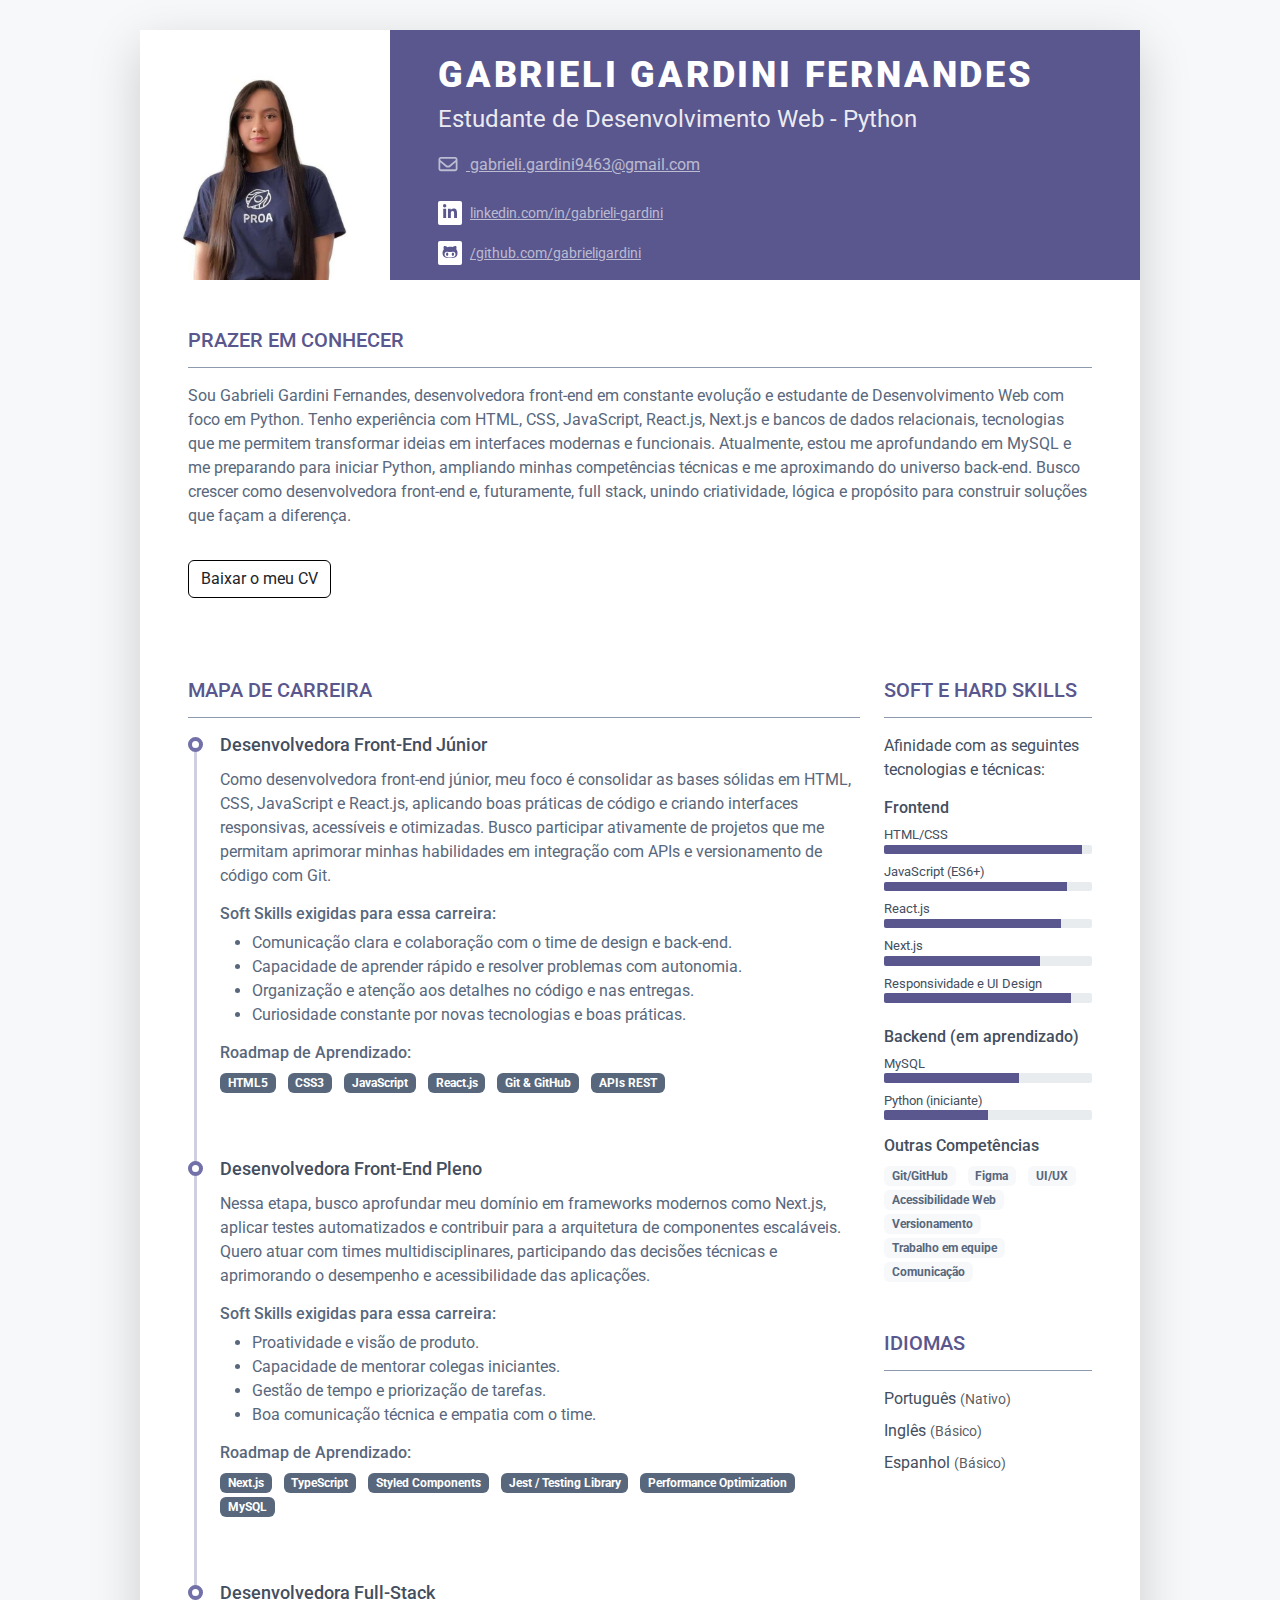
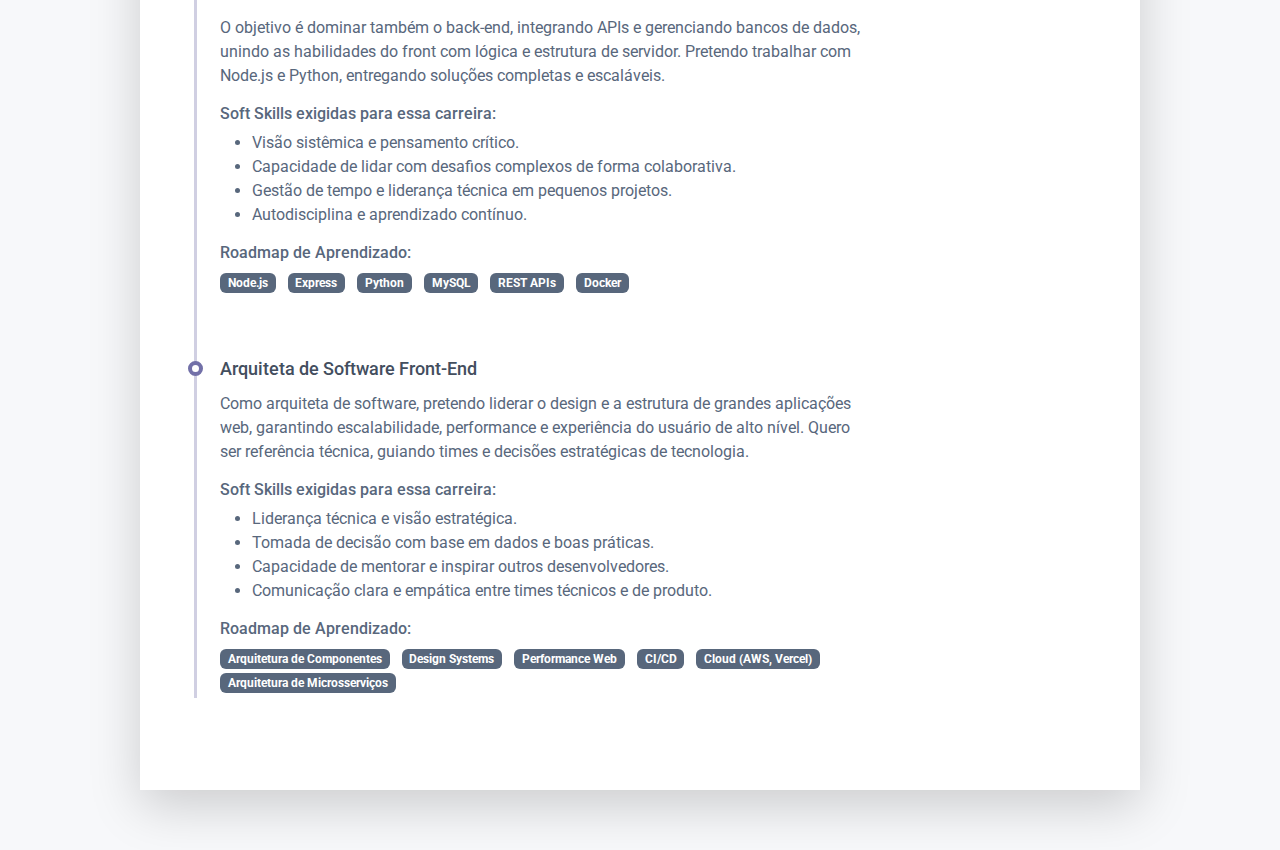
<file: index.html>
<!DOCTYPE html>
<html lang="pt-Br">
<head>
	<title>Gabrieli Gardini Fernandes: Mapa de Carreira</title>


	<meta charset="utf-8">
	<meta http-equiv="X-UA-Compatible" content="IE=edge">
	<meta name="viewport" content="width=device-width, initial-scale=1.0">
	<meta name="description" content="">
	<meta name="author" content="">
	<link rel="shortcut icon" href="assets/images/icons8-currículo.png" type="image/x-icon">


	<link href="https://fonts.googleapis.com/css?family=Roboto:300,400,500,700,900" rel="stylesheet">


	<script defer src="assets/fontawesome/js/all.min.js"></script>


	<link id="theme-style" rel="stylesheet" href="assets/css/bootstrap-5.css">

</head>

<body>

	<article class="resume-wrapper text-center position-relative">
		<div class="resume-wrapper-inner mx-auto text-start bg-white shadow-lg">
			<header class="resume-header pt-4 pt-md-0">
				<div class="row">
					<div class="col-block col-md-auto resume-picture-holder text-center text-md-start">
						<img class="picture" src="assets/images/foto-curriculo.jpg"
							alt="Foto de Gabrieli Gardini Fernandes">
					</div>
					<div class="col">
						<div class="row p-4 justify-content-center justify-content-md-between">
							<div class="primary-info col-auto">
								<h1 class="name mt-0 mb-1 text-white text-uppercase text-uppercase">Gabrieli Gardini
									Fernandes</h1>
								<div class="title mb-3">Estudante de Desenvolvimento Web - Python</div>
								<ul class="list-unstyled">
									<li class="mb-2">
										<a class="text-link"
											href="https://mail.google.com/mail/?view=cm&fs=1&to=gabrieli.gardini9463@gmail.com">
											<i class="far fa-envelope fa-fw me-2" data-fa-transform="grow-3"></i>
											gabrieli.gardini9463@gmail.com
										</a>
									</li>
								</ul>
							</div>
							<div class="secondary-info col-auto mt-2">
								<ul class="resume-social list-unstyled">
									<li class="mb-3"><a class="text-link"
											href="https://www.linkedin.com/in/gabrieli-gardini">
											<span class="fa-container text-center me-2">
												<i
													class="fab fa-linkedin-in fa-fw"></i></span>linkedin.com/in/gabrieli-gardini</a>
									</li>
									<li class="mb-3">
										<a class="text-link" href="https://github.com/gabrieligardini">
											<span class="fa-container text-center me-2">
												<i
													class="fab fa-github-alt fa-fw"></i></span>/github.com/gabrieligardini
										</a>
									</li>

								</ul>
							</div>
						</div>

					</div>
				</div>
			</header>
			<div class="resume-body p-5">
				<section class="resume-section summary-section mb-5">
					<h2 class="resume-section-title text-uppercase font-weight-bold pb-3 mb-3">Prazer em Conhecer</h2>
					<div class="resume-section-content">
						<p class="mb-0"> Sou Gabrieli Gardini Fernandes, desenvolvedora front-end em constante evolução
							e estudante de Desenvolvimento Web com foco em Python. Tenho experiência com HTML, CSS,
							JavaScript, React.js, Next.js e bancos de dados relacionais, tecnologias que me permitem
							transformar ideias em interfaces modernas e funcionais.
							Atualmente, estou me aprofundando em MySQL e me preparando para iniciar Python, ampliando
							minhas competências técnicas e me aproximando do universo back-end.
							Busco crescer como desenvolvedora front-end e, futuramente, full stack, unindo criatividade,
							lógica e propósito para construir soluções que façam a diferença.</p>

						<a class="btn" href="assets/curriculo/curriculo-gabrieli-gardini.pdf">Baixar o meu CV</a>
					</div>
				</section>
				<div class="row">
					<div class="col-lg-9">
						<section class="resume-section experience-section mb-5">
							<h2 class="resume-section-title text-uppercase font-weight-bold pb-3 mb-3">Mapa de Carreira
							</h2>
							<div class="resume-section-content">
								<div class="resume-timeline position-relative">
									<article class="resume-timeline-item position-relative pb-5">

										<div class="resume-timeline-item-header mb-2">
											<div class="d-flex flex-column flex-md-row">
												<h3 class="resume-position-title font-weight-bold mb-1">Desenvolvedora
													Front-End Júnior
												</h3>
											</div>
										</div>
										<div class="resume-timeline-item-desc">
											<p>Como desenvolvedora front-end júnior, meu foco é consolidar as bases
												sólidas em HTML, CSS, JavaScript e React.js, aplicando boas práticas de
												código e criando interfaces responsivas, acessíveis e otimizadas. Busco
												participar ativamente de projetos que me permitam aprimorar minhas
												habilidades em integração com APIs e versionamento de código com Git.
											</p>
											</p>
											<h4 class="resume-timeline-item-desc-heading font-weight-bold">
												Soft Skills exigidas para essa carreira:
											</h4>
											<ul>
												<li>Comunicação clara e colaboração com o time de design e back-end.
												</li>
												<li>Capacidade de aprender rápido e resolver problemas com autonomia.
												</li>
												<li>Organização e atenção aos detalhes no código e nas entregas.</li>
												<li>Curiosidade constante por novas tecnologias e boas práticas.</li>
											</ul>
											<h4 class="resume-timeline-item-desc-heading font-weight-bold">
												Roadmap de Aprendizado:</h4>
											</h4>
											<ul class="list-inline">
												<li class="list-inline-item"><span
														class="badge bg-secondary badge-pill">HTML5</span></li>
												<li class="list-inline-item"><span
														class="badge bg-secondary badge-pill">CSS3</span></li>
												<li class="list-inline-item"><span
														class="badge bg-secondary badge-pill">JavaScript</span></li>
												<li class="list-inline-item"><span
														class="badge bg-secondary badge-pill">React.js</span></li>
												<li class="list-inline-item"><span
														class="badge bg-secondary badge-pill">Git & GitHub</span></li>
												<li class="list-inline-item"><span
														class="badge bg-secondary badge-pill">APIs REST</span></li>
										</div>

									</article>

									<article class="resume-timeline-item position-relative pb-5">

										<div class="resume-timeline-item-header mb-2">
											<div class="d-flex flex-column flex-md-row">
												<h3 class="resume-position-title font-weight-bold mb-1">Desenvolvedora
													Front-End Pleno</h3>
											</div>
										</div>
										<div class="resume-timeline-item-desc">
											<p>Nessa etapa, busco aprofundar meu domínio em frameworks modernos como
												Next.js, aplicar testes automatizados e contribuir para a arquitetura de
												componentes escaláveis. Quero atuar com times multidisciplinares,
												participando das decisões técnicas e aprimorando o desempenho e
												acessibilidade das aplicações.</p>
											<h4 class="resume-timeline-item-desc-heading font-weight-bold">
												Soft Skills exigidas para essa carreira:
											</h4>
											<ul>
												<li>Proatividade e visão de produto.</li>
												<li>Capacidade de mentorar colegas iniciantes.</li>
												<li>Gestão de tempo e priorização de tarefas.</li>
												<li>Boa comunicação técnica e empatia com o time.</li>
											</ul>
											<h4 class="resume-timeline-item-desc-heading font-weight-bold">
												Roadmap de Aprendizado:</h4>
											<ul class="list-inline">
												<li class="list-inline-item"><span
														class="badge bg-secondary badge-pill">Next.js</span></li>
												<li class="list-inline-item"><span
														class="badge bg-secondary badge-pill">TypeScript</span></li>
												<li class="list-inline-item"><span
														class="badge bg-secondary badge-pill">Styled Components</span>
												</li>
												<li class="list-inline-item"><span
														class="badge bg-secondary badge-pill">Jest / Testing
														Library</span></li>
												<li class="list-inline-item"><span
														class="badge bg-secondary badge-pill">Performance
														Optimization</span></li>
												<li class="list-inline-item"><span
														class="badge bg-secondary badge-pill">MySQL</span></li>
											</ul>
										</div>

									</article>

									<article class="resume-timeline-item position-relative pb-5">

										<div class="resume-timeline-item-header mb-2">
											<div class="d-flex flex-column flex-md-row">
												<h3 class="resume-position-title font-weight-bold mb-1">Desenvolvedora
													Full-Stack
												</h3>

											</div>
										</div>
										<div class="resume-timeline-item-desc">
											<p>O objetivo é dominar também o back-end, integrando APIs e gerenciando
												bancos de dados, unindo as habilidades do front com lógica e estrutura
												de servidor. Pretendo trabalhar com Node.js e Python, entregando
												soluções completas e escaláveis.</p>
											<h4 class="resume-timeline-item-desc-heading font-weight-bold">
												Soft Skills exigidas para essa carreira:
											</h4>
											<ul>
												<li>Visão sistêmica e pensamento crítico.</li>
												<li>Capacidade de lidar com desafios complexos de forma colaborativa.
												</li>
												<li>Gestão de tempo e liderança técnica em pequenos projetos.</li>
												<li>Autodisciplina e aprendizado contínuo.</li>
											</ul>
											<h4 class="resume-timeline-item-desc-heading font-weight-bold">
												Roadmap de Aprendizado:</h4>
											<ul class="list-inline">
												<li class="list-inline-item"><span
														class="badge bg-secondary badge-pill">Node.js</span></li>
												<li class="list-inline-item"><span
														class="badge bg-secondary badge-pill">Express</span></li>
												<li class="list-inline-item"><span
														class="badge bg-secondary badge-pill">Python</span></li>
												<li class="list-inline-item"><span
														class="badge bg-secondary badge-pill">MySQL</span></li>
												<li class="list-inline-item"><span
														class="badge bg-secondary badge-pill">REST APIs</span></li>
												<li class="list-inline-item"><span
														class="badge bg-secondary badge-pill">Docker</span></li>
											</ul>
										</div>

									</article>

									<article class="resume-timeline-item position-relative">

										<div class="resume-timeline-item-header mb-2">
											<div class="d-flex flex-column flex-md-row">
												<h3 class="resume-position-title font-weight-bold mb-1">
													Arquiteta de Software Front-End
												</h3>
											</div>
										</div>
										<div class="resume-timeline-item-desc">
											<p>Como arquiteta de software, pretendo liderar o design e a estrutura de
												grandes aplicações web, garantindo escalabilidade, performance e
												experiência do usuário de alto nível. Quero ser referência técnica,
												guiando times e decisões estratégicas de tecnologia.</p>
											<h4 class="resume-timeline-item-desc-heading font-weight-bold">
												Soft Skills exigidas para essa carreira:
											</h4>
											<ul>
												<li>Liderança técnica e visão estratégica.</li>
												<li>Tomada de decisão com base em dados e boas práticas.</li>
												<li>Capacidade de mentorar e inspirar outros desenvolvedores.</li>
												<li>Comunicação clara e empática entre times técnicos e de produto.</li>
											</ul>
											<h4 class="resume-timeline-item-desc-heading font-weight-bold">
												Roadmap de Aprendizado:</h4>
											<ul class="list-inline">
												<li class="list-inline-item"><span
														class="badge bg-secondary badge-pill">Arquitetura de
														Componentes</span></li>
												<li class="list-inline-item"><span
														class="badge bg-secondary badge-pill">Design Systems</span></li>
												<li class="list-inline-item"><span
														class="badge bg-secondary badge-pill">Performance Web</span>
												</li>
												<li class="list-inline-item"><span
														class="badge bg-secondary badge-pill">CI/CD</span></li>
												<li class="list-inline-item"><span
														class="badge bg-secondary badge-pill">Cloud (AWS, Vercel)</span>
												</li>
												<li class="list-inline-item"><span
														class="badge bg-secondary badge-pill">Arquitetura de
														Microsserviços</span></li>
											</ul>
										</div>
									</article>
								</div>
							</div>
						</section>
					</div>
					<div class="col-lg-3">
						<section class="resume-section skills-section mb-5">
							<h2 class="resume-section-title text-uppercase font-weight-bold pb-3 mb-3">Soft e Hard
								Skills</h2>
							<p>Afinidade com as seguintes tecnologias e técnicas:</p>
							<div class="resume-section-content">

								<div class="resume-skill-item">
									<h4 class="resume-skills-cat font-weight-bold">Frontend</h4>
									<ul class="list-unstyled mb-4">
										<li class="mb-2">
											<div class="resume-skill-name">HTML/CSS</div>
											<div class="progress resume-progress">
												<div class="progress-bar theme-progress-bar-dark" role="progressbar"
													style="width: 95%" aria-valuenow="95" aria-valuemin="0"
													aria-valuemax="100"></div>
											</div>
										</li>

										<li class="mb-2">
											<div class="resume-skill-name">JavaScript (ES6+)</div>
											<div class="progress resume-progress">
												<div class="progress-bar theme-progress-bar-dark" role="progressbar"
													style="width: 88%" aria-valuenow="88" aria-valuemin="0"
													aria-valuemax="100"></div>
											</div>
										</li>

										<li class="mb-2">
											<div class="resume-skill-name">React.js</div>
											<div class="progress resume-progress">
												<div class="progress-bar theme-progress-bar-dark" role="progressbar"
													style="width: 85%" aria-valuenow="85" aria-valuemin="0"
													aria-valuemax="100"></div>
											</div>
										</li>

										<li class="mb-2">
											<div class="resume-skill-name">Next.js</div>
											<div class="progress resume-progress">
												<div class="progress-bar theme-progress-bar-dark" role="progressbar"
													style="width: 75%" aria-valuenow="75" aria-valuemin="0"
													aria-valuemax="100"></div>
											</div>
										</li>

										<li class="mb-2">
											<div class="resume-skill-name">Responsividade e UI Design</div>
											<div class="progress resume-progress">
												<div class="progress-bar theme-progress-bar-dark" role="progressbar"
													style="width: 90%" aria-valuenow="90" aria-valuemin="0"
													aria-valuemax="100"></div>
											</div>
										</li>
									</ul>
								</div>

								<div class="resume-skill-item">
									<h4 class="resume-skills-cat font-weight-bold">Backend (em aprendizado)</h4>
									<ul class="list-unstyled">
										<li class="mb-2">
											<div class="resume-skill-name">MySQL</div>
											<div class="progress resume-progress">
												<div class="progress-bar theme-progress-bar-dark" role="progressbar"
													style="width: 65%" aria-valuenow="65" aria-valuemin="0"
													aria-valuemax="100"></div>
											</div>
										</li>

										<li class="mb-2">
											<div class="resume-skill-name">Python (iniciante)</div>
											<div class="progress resume-progress">
												<div class="progress-bar theme-progress-bar-dark" role="progressbar"
													style="width: 50%" aria-valuenow="50" aria-valuemin="0"
													aria-valuemax="100"></div>
											</div>
										</li>
									</ul>
								</div>

								<div class="resume-skill-item">
									<h4 class="resume-skills-cat font-weight-bold">Outras Competências</h4>
									<ul class="list-inline">
										<li class="list-inline-item"><span class="badge badge-light">Git/GitHub</span>
										</li>
										<li class="list-inline-item"><span class="badge badge-light">Figma</span></li>
										<li class="list-inline-item"><span class="badge badge-light">UI/UX</span></li>
										<li class="list-inline-item"><span class="badge badge-light">Acessibilidade
												Web</span></li>
										<li class="list-inline-item"><span
												class="badge badge-light">Versionamento</span></li>
										<li class="list-inline-item"><span class="badge badge-light">Trabalho em
												equipe</span></li>
										<li class="list-inline-item"><span class="badge badge-light">Comunicação</span>
										</li>
									</ul>
								</div>

							</div>
						</section>


						<section class="resume-section language-section mb-5">
							<h2 class="resume-section-title text-uppercase font-weight-bold pb-3 mb-3">Idiomas</h2>
							<div class="resume-section-content">
								<ul class="list-unstyled resume-lang-list">
									<li class="mb-2"><span class="resume-lang-name font-weight-bold">Português</span>
										<small class="text-muted font-weight-normal">(Nativo)</small>
									</li>
									<li class="mb-2 align-middle"><span
											class="resume-lang-name font-weight-bold">Inglês</span> <small
											class="text-muted font-weight-normal">(Básico)</small></li>
									<li><span class="resume-lang-name font-weight-bold">Espanhol</span> <small
											class="text-muted font-weight-normal">(Básico)</small></li>
								</ul>
							</div>
						</section>

					</div>
				</div>
			</div>
		</div>
	</article>
</body>

</html>
</file>
